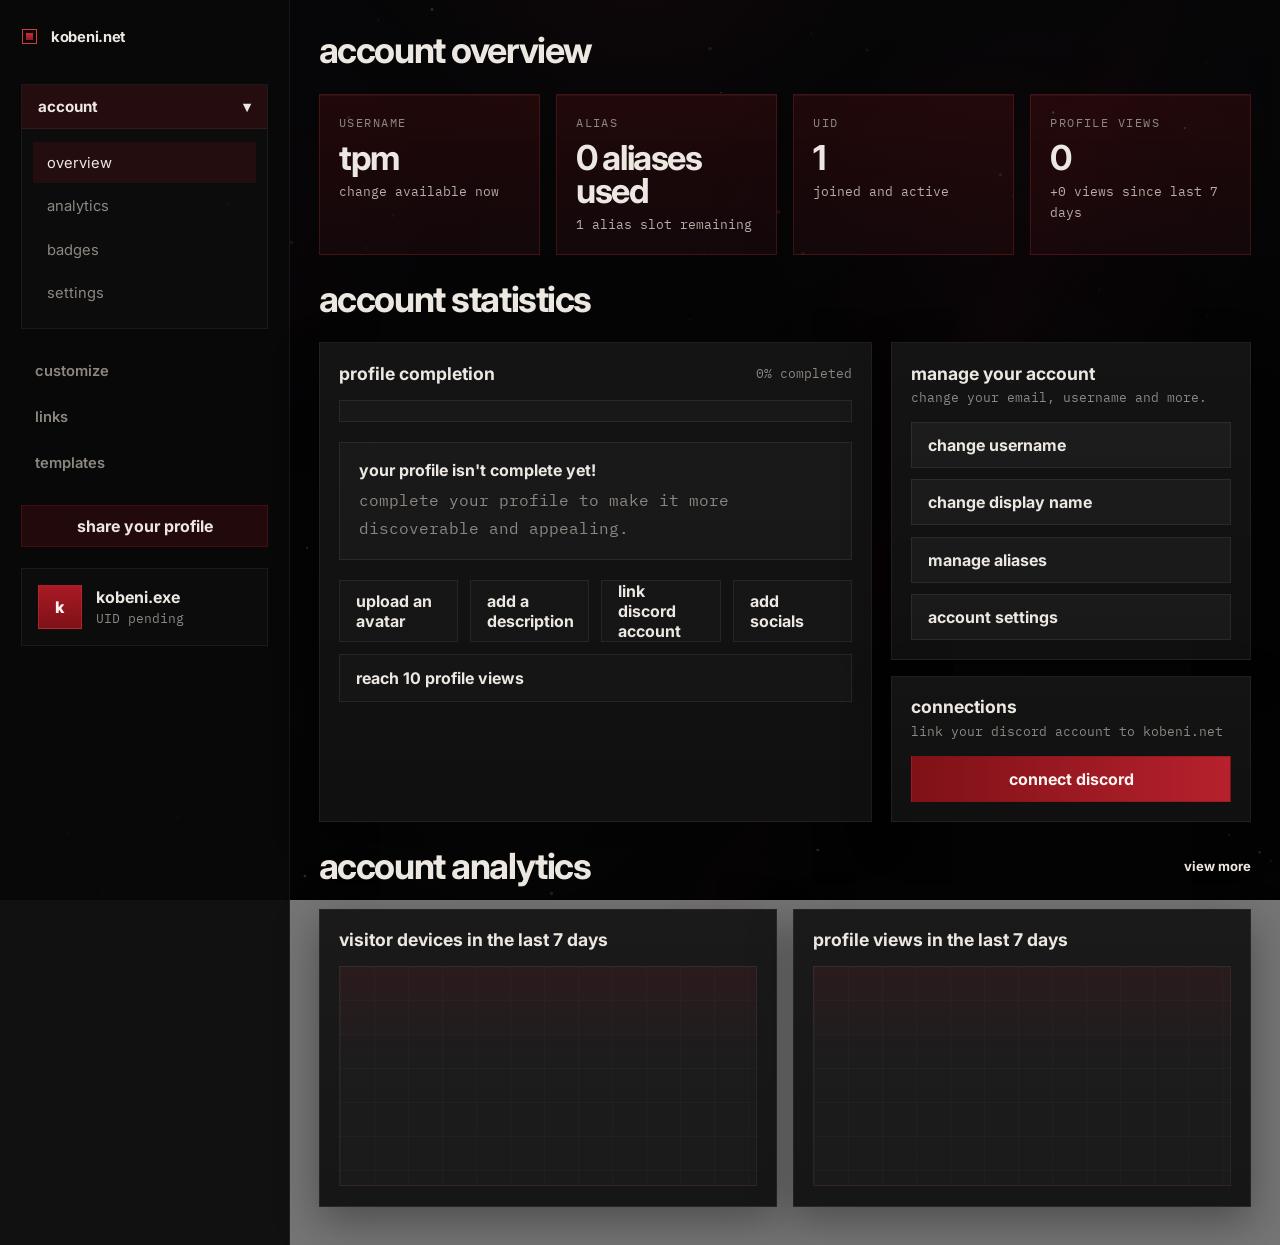
<file: dashboard.html>
<!DOCTYPE html>
<html lang="en">
  <head>
    <meta charset="UTF-8" />
    <meta name="viewport" content="width=device-width, initial-scale=1.0" />
    <title>kobeni.net dashboard</title>
    <meta
      name="description"
      content="Manage your kobeni.net profile, links, and account from the dashboard."
    />
    <link rel="preconnect" href="https://fonts.googleapis.com" />
    <link rel="preconnect" href="https://fonts.gstatic.com" crossorigin />
    <link
      href="https://fonts.googleapis.com/css2?family=Inter:wght@400;500;700;800&family=IBM+Plex+Mono:wght@400;500&display=swap"
      rel="stylesheet"
    />
    <link rel="stylesheet" href="./styles.css" />
  </head>
  <body class="dashboard-page">
    <div class="page-shell">
      <canvas class="mouse-particles" aria-hidden="true"></canvas>
      <div class="bg-orb-1" aria-hidden="true"></div>
      <div class="bg-orb-2" aria-hidden="true"></div>
      <div class="bg-orb-3" aria-hidden="true"></div>

      <main class="dashboard-main">
        <aside class="dashboard-sidebar reveal">
          <a class="dashboard-brand" href="./index.html" aria-label="kobeni.net home">
            <span class="brand-mark"></span>
            <span class="brand-text">kobeni.net</span>
          </a>

          <div class="dashboard-sidebar-group">
            <button class="dashboard-group-toggle" type="button">
              <span>account</span>
              <span>▾</span>
            </button>
            <nav class="dashboard-subnav" aria-label="Dashboard sections">
              <a class="is-active" href="./dashboard.html">overview</a>
              <a href="./dashboard.html">analytics</a>
              <a href="./dashboard.html">badges</a>
              <a href="./dashboard.html">settings</a>
            </nav>
          </div>

          <nav class="dashboard-sidebar-links" aria-label="Workspace navigation">
            <a href="./dashboard.html">customize</a>
            <a href="./dashboard.html">links</a>
            <a href="./dashboard.html">templates</a>
          </nav>

          <a class="dashboard-share" href="./dashboard.html">share your profile</a>

          <div class="dashboard-user-card">
            <span class="dashboard-user-mark">k</span>
            <div>
              <strong data-user-handle>kobeni.exe</strong>
              <p data-user-uid>UID pending</p>
            </div>
          </div>
        </aside>

        <section class="dashboard-content">
          <div class="dashboard-section-header reveal">
            <h1>account overview</h1>
          </div>

          <div class="dashboard-metrics reveal">
            <article class="dashboard-metric-card">
              <p class="feature-index">username</p>
                <strong data-user-handle-card>tpm</strong>
              <span>change available now</span>
            </article>
            <article class="dashboard-metric-card">
              <p class="feature-index">alias</p>
              <strong>0 aliases used</strong>
              <span>1 alias slot remaining</span>
            </article>
            <article class="dashboard-metric-card">
              <p class="feature-index">uid</p>
              <strong data-user-uid-card>1</strong>
              <span data-user-state>joined and active</span>
            </article>
            <article class="dashboard-metric-card">
              <p class="feature-index">profile views</p>
              <strong>0</strong>
              <span>+0 views since last 7 days</span>
            </article>
          </div>

          <div class="dashboard-section-header reveal">
            <h2>account statistics</h2>
          </div>

          <div class="dashboard-workspace">
            <section class="dashboard-surface reveal">
              <div class="dashboard-surface-head">
                <h3>profile completion</h3>
                <span>0% completed</span>
              </div>

              <div class="dashboard-progress">
                <span class="dashboard-progress-bar"></span>
              </div>

              <div class="dashboard-alert">
                <strong>your profile isn't complete yet!</strong>
                <p>complete your profile to make it more discoverable and appealing.</p>
              </div>

              <div class="dashboard-task-grid">
                <a href="./dashboard.html">upload an avatar</a>
                <a href="./dashboard.html">add a description</a>
                <a href="./dashboard.html">link discord account</a>
                <a href="./dashboard.html">add socials</a>
                <a href="./dashboard.html">reach 10 profile views</a>
              </div>
            </section>

            <aside class="dashboard-sidepanel reveal">
              <div class="dashboard-sidepanel-block">
                <h3>manage your account</h3>
                <p>change your email, username and more.</p>
                <div class="dashboard-action-stack">
                  <a href="./dashboard.html">change username</a>
                  <a href="./dashboard.html">change display name</a>
                  <a href="./dashboard.html">manage aliases</a>
                  <a href="./dashboard.html">account settings</a>
                </div>
              </div>

              <div class="dashboard-sidepanel-block">
                <h3>connections</h3>
                <p>link your Discord account to kobeni.net</p>
                <a class="dashboard-connect" href="./dashboard.html">connect discord</a>
              </div>
            </aside>
          </div>

          <div class="dashboard-section-header reveal dashboard-section-inline">
            <h2>account analytics</h2>
            <a href="./dashboard.html">view more</a>
          </div>

          <div class="dashboard-analytics-grid reveal">
            <section class="dashboard-analytics-card">
              <h3>visitor devices in the last 7 days</h3>
              <div class="dashboard-empty-graph"></div>
            </section>
            <section class="dashboard-analytics-card">
              <h3>profile views in the last 7 days</h3>
              <div class="dashboard-empty-graph"></div>
            </section>
          </div>
        </section>
      </main>
    </div>

    <script src="./script.js"></script>
  </body>
</html>
</file>
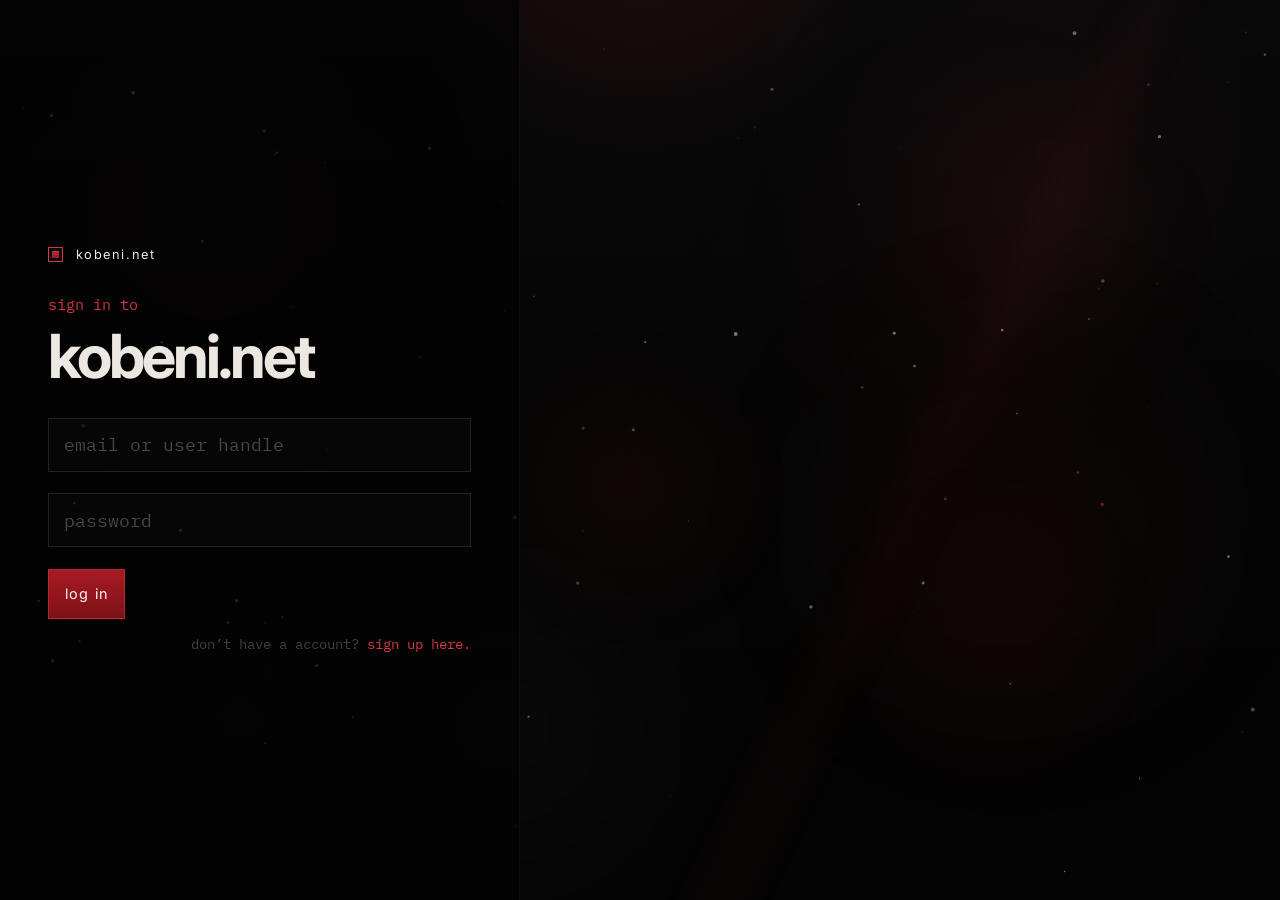
<file: login.html>
<!DOCTYPE html>
<html lang="en">
  <head>
    <meta charset="UTF-8" />
    <meta name="viewport" content="width=device-width, initial-scale=1.0" />
    <title>kobeni.net login</title>
    <meta
      name="description"
      content="Log in to kobeni.net to manage your private bio link profile."
    />
    <link rel="preconnect" href="https://fonts.googleapis.com" />
    <link rel="preconnect" href="https://fonts.gstatic.com" crossorigin />
    <link
      href="https://fonts.googleapis.com/css2?family=Inter:wght@400;500;700;800&family=IBM+Plex+Mono:wght@400;500&display=swap"
      rel="stylesheet"
    />
    <link rel="stylesheet" href="./styles.css" />
  </head>
  <body class="login-page">
    <div class="page-shell">
      <canvas class="mouse-particles" aria-hidden="true"></canvas>
      <div class="bg-orb-1" aria-hidden="true"></div>
      <div class="bg-orb-2" aria-hidden="true"></div>
      <div class="bg-orb-3" aria-hidden="true"></div>
      <main class="login-main">
        <section class="login-panel reveal">
          <a class="login-home" href="./index.html" aria-label="kobeni.net home">
            <span class="brand-mark"></span>
            <span class="brand-text">kobeni.net</span>
          </a>

          <div class="login-copy">
            <p class="login-eyebrow">sign in to</p>
            <h1 class="login-title">kobeni.net</h1>
          </div>

          <form
            class="login-form"
            action="./login.html"
            data-auth-mode="login"
            data-auth-success="signed in"
            data-auth-redirect="./dashboard.html"
          >
            <label class="login-field">
              <span class="sr-only">email or user handle</span>
              <input
                type="text"
                name="identity"
                placeholder="email or user handle"
                autocomplete="username"
              />
            </label>

            <label class="login-field">
              <span class="sr-only">password</span>
              <input
                type="password"
                name="password"
                placeholder="password"
                autocomplete="current-password"
              />
            </label>

            <button type="submit" class="login-submit">log in</button>

            <p class="login-caption">
              don’t have a account? <a href="./signup.html">sign up here.</a>
            </p>
          </form>
        </section>

        <section class="login-ambient" aria-hidden="true">
          <div class="login-ambient-glow"></div>
        </section>
      </main>
    </div>

    <script src="./script.js"></script>
  </body>
</html>
</file>
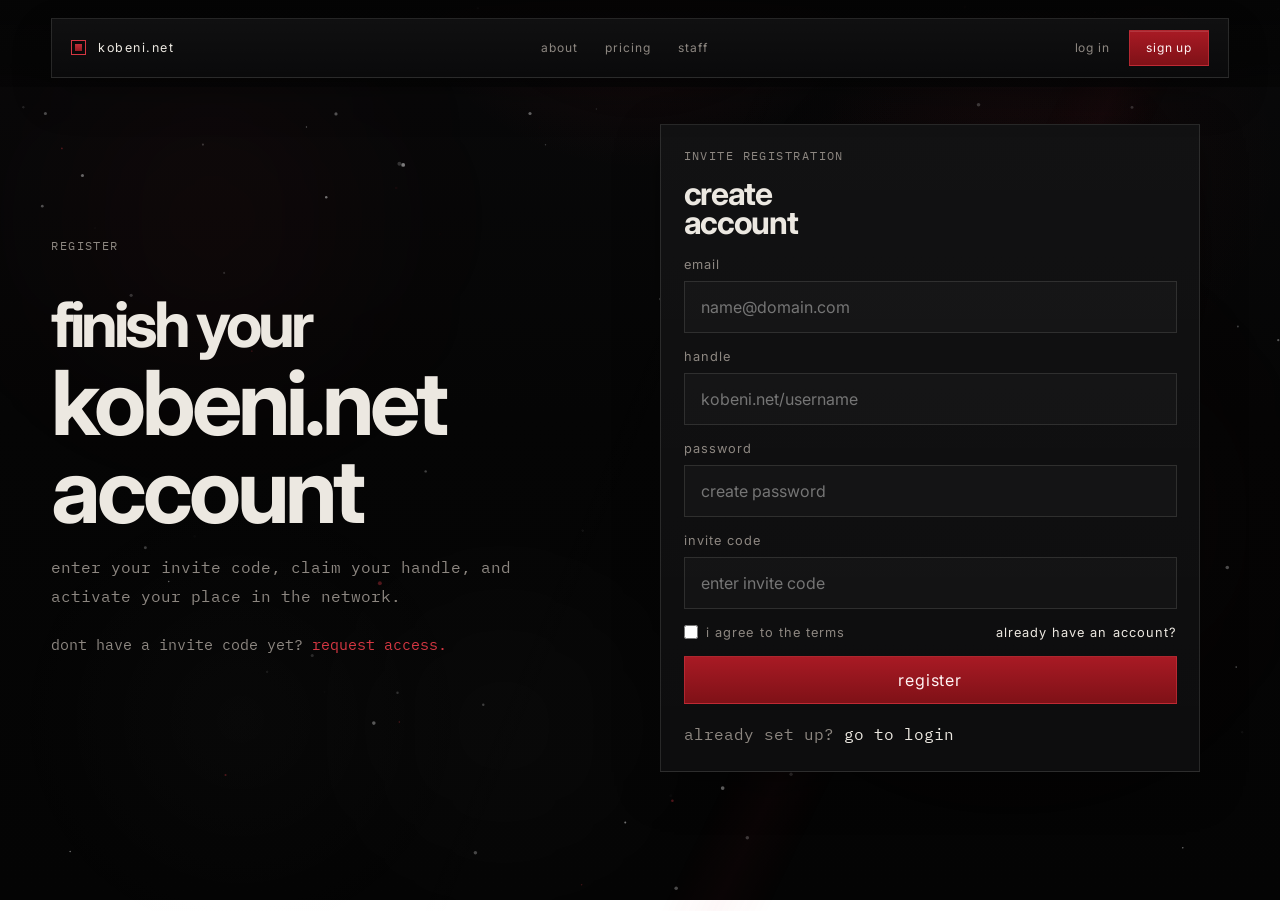
<file: register.html>
<!DOCTYPE html>
<html lang="en">
  <head>
    <meta charset="UTF-8" />
    <meta name="viewport" content="width=device-width, initial-scale=1.0" />
    <title>kobeni.net register</title>
    <meta
      name="description"
      content="Register a kobeni.net account with your invite code."
    />
    <link rel="preconnect" href="https://fonts.googleapis.com" />
    <link rel="preconnect" href="https://fonts.gstatic.com" crossorigin />
    <link
      href="https://fonts.googleapis.com/css2?family=Inter:wght@400;500;700;800&family=IBM+Plex+Mono:wght@400;500&display=swap"
      rel="stylesheet"
    />
    <link rel="stylesheet" href="./styles.css" />
  </head>
  <body>
    <div class="page-shell">
      <canvas class="mouse-particles" aria-hidden="true"></canvas>
      <div class="bg-orb-1" aria-hidden="true"></div>
      <div class="bg-orb-2" aria-hidden="true"></div>
      <div class="bg-orb-3" aria-hidden="true"></div>

      <header class="site-header">
        <div class="site-header-shell">
          <a class="brand" href="./index.html" aria-label="kobeni.net home">
            <span class="brand-mark"></span>
            <span class="brand-text">kobeni.net</span>
          </a>
          <nav class="site-nav" aria-label="Primary">
            <a href="./index.html#about">about</a>
            <a href="./index.html#system">pricing</a>
            <a href="./index.html#network">staff</a>
          </nav>
          <div class="site-header-actions">
            <a class="header-link" href="./login.html">log in</a>
            <a class="header-cta" href="./signup.html">sign up</a>
          </div>
        </div>
      </header>

      <main class="auth-main">
        <section class="section auth-section">
          <div class="auth-layout">
            <div class="auth-copy reveal">
              <p class="eyebrow">register</p>
              <h1 class="auth-title">
                <span class="auth-kicker">finish your</span><br />
                kobeni.net account
              </h1>
              <p class="auth-text">
                enter your invite code, claim your handle, and activate your
                place in the network.
              </p>
              <p class="auth-inline-copy">
                dont have a invite code yet?
                <a href="./signup.html">request access.</a>
              </p>
            </div>

            <form
              class="auth-form reveal"
              action="./register.html"
              data-auth-mode="register"
              data-auth-success="registered"
              data-auth-redirect="./dashboard.html"
            >
              <p class="feature-index auth-panel-label">invite registration</p>
              <h2>create account</h2>

              <label class="auth-field">
                <span>email</span>
                <input
                  type="email"
                  name="email"
                  placeholder="name@domain.com"
                  autocomplete="email"
                />
              </label>

              <label class="auth-field">
                <span>handle</span>
                <input
                  type="text"
                  name="handle"
                  placeholder="kobeni.net/username"
                  autocomplete="username"
                />
              </label>

              <label class="auth-field">
                <span>password</span>
                <input
                  type="password"
                  name="password"
                  placeholder="create password"
                  autocomplete="new-password"
                />
              </label>

              <label class="auth-field">
                <span>invite code</span>
                <input
                  type="text"
                  name="invite_code"
                  placeholder="enter invite code"
                />
              </label>

              <div class="auth-row">
                <label class="auth-check">
                  <input type="checkbox" name="terms" />
                  <span>i agree to the terms</span>
                </label>
                <a class="auth-inline-link" href="./login.html">already have an account?</a>
              </div>

              <button type="submit" class="auth-submit">register</button>

              <p class="auth-caption">
                already set up? <a href="./login.html">go to login</a>
              </p>
            </form>
          </div>
        </section>
      </main>
    </div>

    <script src="./script.js"></script>
  </body>
</html>
</file>
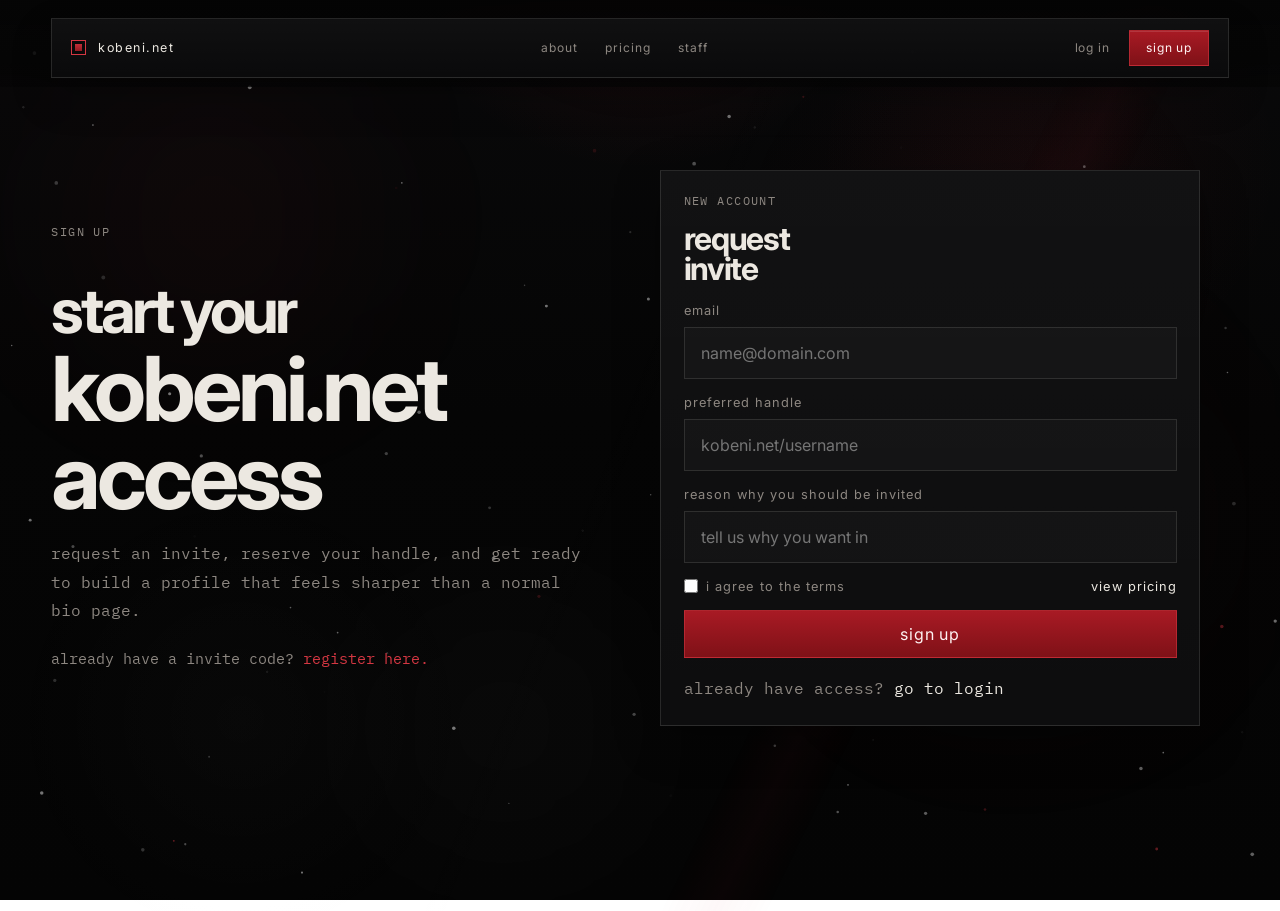
<file: signup.html>
<!DOCTYPE html>
<html lang="en">
  <head>
    <meta charset="UTF-8" />
    <meta name="viewport" content="width=device-width, initial-scale=1.0" />
    <title>kobeni.net sign up</title>
    <meta
      name="description"
      content="Request an invite and create your kobeni.net account."
    />
    <link rel="preconnect" href="https://fonts.googleapis.com" />
    <link rel="preconnect" href="https://fonts.gstatic.com" crossorigin />
    <link
      href="https://fonts.googleapis.com/css2?family=Inter:wght@400;500;700;800&family=IBM+Plex+Mono:wght@400;500&display=swap"
      rel="stylesheet"
    />
    <link rel="stylesheet" href="./styles.css" />
  </head>
  <body>
    <div class="page-shell">
      <canvas class="mouse-particles" aria-hidden="true"></canvas>
      <div class="bg-orb-1" aria-hidden="true"></div>
      <div class="bg-orb-2" aria-hidden="true"></div>
      <div class="bg-orb-3" aria-hidden="true"></div>

      <header class="site-header">
        <div class="site-header-shell">
          <a class="brand" href="./index.html" aria-label="kobeni.net home">
            <span class="brand-mark"></span>
            <span class="brand-text">kobeni.net</span>
          </a>
          <nav class="site-nav" aria-label="Primary">
            <a href="./index.html#about">about</a>
            <a href="./index.html#system">pricing</a>
            <a href="./index.html#network">staff</a>
          </nav>
          <div class="site-header-actions">
            <a class="header-link" href="./login.html">log in</a>
            <a class="header-cta" href="./signup.html">sign up</a>
          </div>
        </div>
      </header>

      <main class="auth-main">
        <section class="section auth-section">
          <div class="auth-layout">
            <div class="auth-copy reveal">
              <p class="eyebrow">sign up</p>
              <h1 class="auth-title">
                <span class="auth-kicker">start your</span><br />
                kobeni.net access
              </h1>
              <p class="auth-text">
                request an invite, reserve your handle, and get ready to build
                a profile that feels sharper than a normal bio page.
              </p>
              <p class="auth-inline-copy">
                already have a invite code?
                <a href="./register.html">register here.</a>
              </p>
            </div>

            <form
              class="auth-form reveal"
              action="./signup.html"
              data-auth-success="invite requested"
            >
              <p class="feature-index auth-panel-label">new account</p>
              <h2>request invite</h2>

              <label class="auth-field">
                <span>email</span>
                <input
                  type="email"
                  name="email"
                  placeholder="name@domain.com"
                  autocomplete="email"
                />
              </label>

              <label class="auth-field">
                <span>preferred handle</span>
                <input
                  type="text"
                  name="handle"
                  placeholder="kobeni.net/username"
                  autocomplete="username"
                />
              </label>

              <label class="auth-field">
                <span>reason why you should be invited</span>
                <input
                  type="text"
                  name="invite_reason"
                  placeholder="tell us why you want in"
                />
              </label>

              <div class="auth-row">
                <label class="auth-check">
                  <input type="checkbox" name="terms" />
                  <span>i agree to the terms</span>
                </label>
                <a class="auth-inline-link" href="./index.html#system">view pricing</a>
              </div>

              <button type="submit" class="auth-submit">sign up</button>

              <p class="auth-caption">
                already have access? <a href="./login.html">go to login</a>
              </p>
            </form>
          </div>
        </section>
      </main>
    </div>

    <script src="./script.js"></script>
  </body>
</html>
</file>
<file: styles.css>
:root {
  --bg: #050505;
  --surface: #0d0d0e;
  --surface-alt: #141415;
  --panel: #101011;
  --text: #ece8e1;
  --muted: #8d8781;
  --line: rgba(236, 232, 225, 0.12);
  --accent: #7f1117;
  --accent-bright: #d43742;
  --shadow: rgba(0, 0, 0, 0.35);
  --max-width: 1560px;
  --section-padding: clamp(4rem, 8vw, 7rem);
}

*,
*::before,
*::after {
  box-sizing: border-box;
}

html {
  scroll-behavior: smooth;
}

body {
  margin: 0;
  min-height: 100vh;
  color: var(--text);
  font-family: "Inter", sans-serif;
  background:
    radial-gradient(circle at 50% -10%, rgba(212, 55, 66, 0.12), transparent 22%),
    radial-gradient(circle at 82% 18%, rgba(212, 55, 66, 0.05), transparent 18%),
    linear-gradient(180deg, #09090a 0%, #050505 46%, #040404 100%);
  background-repeat: no-repeat;
  background-attachment: fixed;
  overflow-x: hidden;
}

body > .bg-orb {
  position: fixed;
  border-radius: 999px;
  pointer-events: none;
  filter: blur(90px);
  opacity: 0.22;
  z-index: -6;
}

body > .bg-orb-orb1,
body > .bg-orb-orb2,
body > .bg-orb-orb3 {
  display: block;
}

body::before {
  content: "";
  position: fixed;
  inset: -8%;
  pointer-events: none;
  background:
    linear-gradient(112deg, transparent 0 46%, rgba(255, 255, 255, 0.012) 49%, transparent 52%),
    linear-gradient(116deg, transparent 0 62%, rgba(212, 55, 66, 0.08) 65%, transparent 68%);
  opacity: 0.45;
  z-index: -2;
  animation: background-drift 30s ease-in-out infinite alternate;
}

body::after {
  content: "";
  position: fixed;
  inset: -10%;
  pointer-events: none;
  background:
    linear-gradient(180deg, rgba(255, 255, 255, 0.02), transparent 12%),
    radial-gradient(circle at 50% 0%, rgba(212, 55, 66, 0.05), transparent 24%);
  opacity: 0.22;
  z-index: -1;
  animation: glow-pulse 18s ease-in-out infinite alternate;
}

a {
  color: inherit;
  text-decoration: none;
}

button,
input {
  font: inherit;
}

.site-header,
.section,
.proof-strip {
  padding-inline: clamp(1.5rem, 4vw, 3.75rem);
}

.page-shell::before {
  content: "";
  position: fixed;
  inset: -6%;
  pointer-events: none;
  background:
    radial-gradient(circle at 7% 16%, rgba(255, 255, 255, 0.2) 0 0.9px, transparent 1.5px),
    radial-gradient(circle at 15% 46%, rgba(255, 255, 255, 0.11) 0 0.9px, transparent 1.5px),
    radial-gradient(circle at 24% 72%, rgba(255, 255, 255, 0.14) 0 0.9px, transparent 1.5px),
    radial-gradient(circle at 33% 24%, rgba(212, 55, 66, 0.12) 0 1px, transparent 1.6px),
    radial-gradient(circle at 46% 58%, rgba(255, 255, 255, 0.1) 0 0.9px, transparent 1.5px),
    radial-gradient(circle at 58% 18%, rgba(255, 255, 255, 0.13) 0 0.9px, transparent 1.5px),
    radial-gradient(circle at 69% 66%, rgba(212, 55, 66, 0.11) 0 1px, transparent 1.6px),
    radial-gradient(circle at 82% 34%, rgba(255, 255, 255, 0.12) 0 0.9px, transparent 1.5px),
    radial-gradient(circle at 92% 78%, rgba(255, 255, 255, 0.09) 0 0.9px, transparent 1.5px);
  opacity: 0.55;
  z-index: -3;
  animation: particles-float 34s linear infinite;
}

.mouse-particles {
  position: fixed;
  inset: 0;
  width: 100%;
  height: 100%;
  pointer-events: none;
  z-index: -3;
  opacity: 0.75;
}

.page-shell::after {
  content: "";
  position: fixed;
  inset: -6%;
  pointer-events: none;
  background:
    radial-gradient(circle at 12% 28%, rgba(255, 255, 255, 0.08) 0 0.8px, transparent 1.4px),
    radial-gradient(circle at 28% 74%, rgba(255, 255, 255, 0.07) 0 0.8px, transparent 1.4px),
    radial-gradient(circle at 43% 18%, rgba(212, 55, 66, 0.08) 0 0.9px, transparent 1.5px),
    radial-gradient(circle at 61% 70%, rgba(255, 255, 255, 0.07) 0 0.8px, transparent 1.4px),
    radial-gradient(circle at 76% 40%, rgba(255, 255, 255, 0.06) 0 0.8px, transparent 1.4px),
    radial-gradient(circle at 90% 54%, rgba(212, 55, 66, 0.07) 0 0.9px, transparent 1.5px);
  opacity: 0.28;
  z-index: -2;
  animation: particles-float-secondary 42s linear infinite reverse;
}

main::before {
  content: "";
  position: fixed;
  inset: -18% -10%;
  pointer-events: none;
  background:
    radial-gradient(circle at 24% 72%, rgba(255, 255, 255, 0.02), transparent 16%),
    radial-gradient(circle at 72% 34%, rgba(212, 55, 66, 0.04), transparent 18%);
  z-index: -4;
  animation: ambient-shift 36s ease-in-out infinite alternate;
}

main::after {
  content: "";
  position: fixed;
  inset: -10%;
  pointer-events: none;
  background:
    radial-gradient(circle at 8% 16%, rgba(255, 255, 255, 0.1) 0 1px, transparent 1.8px),
    radial-gradient(circle at 21% 58%, rgba(255, 255, 255, 0.08) 0 1px, transparent 1.8px),
    radial-gradient(circle at 37% 30%, rgba(212, 55, 66, 0.08) 0 1px, transparent 1.8px),
    radial-gradient(circle at 52% 82%, rgba(255, 255, 255, 0.09) 0 1px, transparent 1.8px),
    radial-gradient(circle at 67% 22%, rgba(255, 255, 255, 0.08) 0 1px, transparent 1.8px),
    radial-gradient(circle at 84% 64%, rgba(212, 55, 66, 0.07) 0 1px, transparent 1.8px),
    radial-gradient(circle at 94% 28%, rgba(255, 255, 255, 0.07) 0 1px, transparent 1.8px);
  opacity: 0.26;
  z-index: -5;
  animation: particles-twinkle 22s ease-in-out infinite alternate;
}

.page-shell .bg-orb-1,
.page-shell .bg-orb-2,
.page-shell .bg-orb-3 {
  position: fixed;
  pointer-events: none;
  border-radius: 999px;
  filter: blur(100px);
  z-index: -6;
}

.page-shell .bg-orb-1 {
  top: 12%;
  left: 8%;
  width: 220px;
  height: 220px;
  background: rgba(212, 55, 66, 0.08);
  animation: orb-float-1 24s ease-in-out infinite alternate;
}

.page-shell .bg-orb-2 {
  top: 42%;
  right: 10%;
  width: 280px;
  height: 280px;
  background: rgba(212, 55, 66, 0.07);
  animation: orb-float-2 28s ease-in-out infinite alternate;
}

.page-shell .bg-orb-3 {
  bottom: 6%;
  left: 30%;
  width: 240px;
  height: 240px;
  background: rgba(255, 255, 255, 0.035);
  animation: orb-float-3 26s ease-in-out infinite alternate;
}

.site-header {
  position: sticky;
  top: 0;
  z-index: 20;
  padding-block: 1.1rem 0.6rem;
  background: linear-gradient(180deg, rgba(5, 5, 5, 0.96), rgba(5, 5, 5, 0.72));
}

.site-header-shell {
  max-width: calc(var(--max-width) + 32px);
  margin: 0 auto;
  min-height: 60px;
  display: grid;
  grid-template-columns: auto 1fr auto;
  align-items: center;
  gap: 1.5rem;
  padding: 0 1.15rem;
  border: 1px solid var(--line);
  background:
    linear-gradient(180deg, rgba(255, 255, 255, 0.025), transparent),
    rgba(11, 11, 12, 0.94);
  box-shadow: 0 18px 40px rgba(0, 0, 0, 0.24);
}

.brand {
  display: inline-flex;
  align-items: center;
  gap: 0.8rem;
  letter-spacing: 0.12em;
  font-size: 0.78rem;
}

.brand-mark {
  width: 15px;
  height: 15px;
  border: 1px solid var(--accent-bright);
  background: linear-gradient(180deg, var(--accent-bright), var(--accent));
  box-shadow: inset 0 0 0 3px #090909;
}

.site-nav {
  display: inline-flex;
  justify-content: center;
  gap: 1.7rem;
  color: var(--muted);
  font-size: 0.9rem;
}

.site-nav a,
.header-cta,
.header-link {
  position: relative;
  letter-spacing: 0.08em;
  font-size: 0.75rem;
}

.site-nav a::after,
.header-cta::after,
.header-link::after {
  content: "";
  position: absolute;
  left: 0;
  bottom: -0.35rem;
  width: 100%;
  height: 1px;
  background: var(--accent-bright);
  transform: scaleX(0);
  transform-origin: left;
  transition: transform 160ms ease;
}

.site-nav a:hover::after,
.site-nav a:focus-visible::after,
.header-cta:hover::after,
.header-cta:focus-visible::after,
.header-link:hover::after,
.header-link:focus-visible::after {
  transform: scaleX(1);
}

.site-header-actions {
  display: inline-flex;
  align-items: center;
  gap: 1.15rem;
}

.header-link {
  color: var(--muted);
}

.header-cta {
  min-height: 36px;
  padding: 0 1rem;
  display: inline-flex;
  align-items: center;
  justify-content: center;
  border: 1px solid rgba(212, 55, 66, 0.55);
  background: linear-gradient(180deg, #a81a24, #7f1117);
  color: #fff3f3;
  box-shadow: inset 0 1px 0 rgba(255, 255, 255, 0.12);
}

.header-cta::after {
  background: var(--accent);
}

.section {
  max-width: var(--max-width);
  margin: 0 auto;
  padding-block: var(--section-padding);
}

.hero {
  min-height: calc(100svh - 68px);
  display: grid;
  align-items: start;
  justify-items: center;
  gap: 3rem;
  padding-top: clamp(3.5rem, 7vw, 5.75rem);
}

.hero-copy {
  display: grid;
  align-items: center;
  justify-items: center;
  justify-self: center;
  text-align: center;
  gap: 1.25rem;
  width: min(100%, 1120px);
  margin: 0 auto;
}

.eyebrow,
.feature-index,
.surface-topbar,
.result-tag,
.metric span,
.preview-header,
.quote-card span,
.hero-meta {
  margin: 0;
  color: var(--muted);
  font-family: "IBM Plex Mono", monospace;
  font-size: 0.75rem;
  letter-spacing: 0.12em;
  text-transform: uppercase;
}

.hero h1,
.section h2 {
  margin: 0;
  max-width: 8.6ch;
  font-size: clamp(3rem, 7vw, 6.4rem);
  line-height: 0.98;
  letter-spacing: -0.035em;
}

.section h2 {
  text-transform: uppercase;
  line-height: 0.92;
}

.section-heading .pricing-title {
  max-width: 18ch;
  font-size: clamp(2.2rem, 4.4vw, 4rem) !important;
  line-height: 1.02 !important;
  letter-spacing: -0.03em !important;
  text-transform: lowercase !important;
}

.pricing-kicker {
  display: inline-block;
  font-size: 0.72em;
  line-height: 1.02;
}

.about-title {
  max-width: none;
  font-size: clamp(2.2rem, 4.4vw, 4rem) !important;
  line-height: 1.02 !important;
  letter-spacing: -0.03em !important;
  text-transform: lowercase !important;
}

.about-kicker {
  display: inline-block;
  font-size: 0.72em;
  line-height: 1.02;
}

.about-layout {
  display: grid;
  grid-template-columns: minmax(380px, 0.95fr) minmax(420px, 1.05fr);
  gap: clamp(1.5rem, 4vw, 3rem);
  align-items: start;
}

.about-rotator {
  position: relative;
  width: 100%;
  aspect-ratio: 16 / 9;
  overflow: hidden;
  border: 1px solid var(--line);
  background:
    linear-gradient(180deg, rgba(255, 255, 255, 0.02), transparent),
    var(--surface);
  box-shadow: 0 14px 40px var(--shadow);
}

.about-rotator-image {
  position: absolute;
  inset: 0;
  width: 100%;
  height: 100%;
  object-fit: contain;
  object-position: center;
  opacity: 0;
  transform: scale(1.03);
  transition:
    opacity 700ms ease,
    transform 1200ms ease;
}

.about-rotator-image.is-active {
  opacity: 1;
  transform: scale(1);
}

.staff-title {
  max-width: 22ch;
  font-size: clamp(2.2rem, 4.4vw, 4rem) !important;
  line-height: 1.02 !important;
  letter-spacing: -0.03em !important;
  text-transform: lowercase !important;
}

.staff-kicker {
  display: inline-block;
  font-size: 0.72em;
  line-height: 1.02;
}

.staff-name {
  text-transform: lowercase !important;
}

.staff-role {
  text-transform: lowercase !important;
}

.staff-avatar {
  width: 68px;
  height: 68px;
  display: block;
  margin: 0.2rem 0 0.9rem;
  border: 1px solid rgba(255, 255, 255, 0.12);
  object-fit: cover;
  object-position: center;
  box-shadow: 0 10px 24px rgba(0, 0, 0, 0.22);
}

.pricing-eyebrow {
  text-transform: lowercase;
}

.hero-text,
.section-heading p:last-child,
.feature-block p,
.showcase-copy p:last-of-type,
.apply-copy p:last-of-type {
  max-width: 40rem;
  color: var(--muted);
  font-family: "IBM Plex Mono", monospace;
  font-size: 1rem;
  line-height: 1.8;
}

.hero-actions,
.hero-claim,
.apply-form {
  display: flex;
  gap: 1rem;
  flex-wrap: wrap;
  justify-content: center;
}

.hero-claim {
  width: min(100%, 780px);
  flex-wrap: nowrap;
  align-items: stretch;
  justify-content: center;
}

.hero-handle-field,
.hero-claim-button,
.hero-claim input,
.hero-claim-button {
  min-height: 46px;
  border: 1px solid var(--line);
  border-radius: 0;
}

.hero-handle-field {
  flex: 1;
  min-width: 0;
  display: flex;
  align-items: center;
  padding: 0 0.9rem;
  gap: 0;
  background: rgba(255, 255, 255, 0.025);
}

.hero-handle-prefix {
  color: var(--text);
  font-family: "Inter", sans-serif;
  font-size: 1rem;
  font-weight: 700;
  white-space: nowrap;
}

.hero-claim input {
  flex: 1;
  min-width: 0;
  padding: 0 0 0 0.1rem;
  background: transparent;
  color: #8e8883;
  font-family: "Inter", sans-serif;
  font-size: 1rem;
  font-weight: 700;
  border: 0;
  outline: 0;
}

.hero-claim input::selection {
  background: rgba(212, 55, 66, 0.28);
  color: #f4efeb;
}

.hero-claim-button {
  padding: 0 1.1rem;
  background: linear-gradient(180deg, #17171a, #101013);
  color: #fff2f2;
  font-family: "Inter", sans-serif;
  font-size: 0.9rem;
  font-weight: 800;
  border-color: rgba(255, 255, 255, 0.08);
  cursor: pointer;
}

.button {
  display: inline-flex;
  align-items: center;
  justify-content: center;
  min-height: 54px;
  padding: 0 1.35rem;
  border: 1px solid var(--line);
  text-transform: uppercase;
  letter-spacing: 0.14em;
  font-size: 0.78rem;
  transition:
    transform 160ms ease,
    background 160ms ease,
    border-color 160ms ease;
}

.button:hover,
.button:focus-visible {
  transform: translateY(-2px);
}

.button-primary {
  background: linear-gradient(180deg, var(--accent-bright), var(--accent));
  border-color: var(--accent-bright);
  color: #fff4f4;
}

.button-secondary {
  background: rgba(255, 255, 255, 0.02);
}

.hero-stage {
  display: grid;
  grid-template-columns: minmax(0, 1fr) 210px;
  gap: 1rem;
  align-items: stretch;
}

.command-surface,
.key-grid span,
.feature-block,
.profile-preview,
.quote-card,
.apply-form input,
.apply-form button,
.metric {
  border: 1px solid var(--line);
  border-radius: 0;
}

.command-surface,
.feature-block,
.profile-preview,
.quote-card,
.metric {
  background:
    linear-gradient(180deg, rgba(255, 255, 255, 0.02), transparent),
    var(--surface);
  box-shadow: 0 14px 40px var(--shadow);
}

.surface-topbar,
.command-input,
.preview-header {
  display: flex;
  justify-content: space-between;
  gap: 1rem;
  padding: 1rem 1.15rem;
  border-bottom: 1px solid var(--line);
}

.command-panel {
  padding: 1.25rem;
}

.command-input {
  align-items: center;
  margin-bottom: 1rem;
  background:
    linear-gradient(180deg, rgba(212, 55, 66, 0.14), transparent),
    var(--panel);
}

.command-symbol {
  color: var(--accent-bright);
  font-family: "IBM Plex Mono", monospace;
  font-size: 1rem;
}

.command-text {
  flex: 1;
  text-transform: uppercase;
  letter-spacing: 0.02em;
  font-size: clamp(1rem, 3vw, 1.45rem);
}

.command-shortcut {
  color: var(--muted);
  font-family: "IBM Plex Mono", monospace;
  text-transform: uppercase;
  font-size: 0.72rem;
}

.command-results {
  display: grid;
  grid-template-columns: minmax(0, 1fr) minmax(240px, 320px);
  gap: 1rem;
}

.result-card {
  min-height: 260px;
  padding: 1.25rem;
  border: 1px solid var(--line);
  background:
    radial-gradient(circle at top right, rgba(212, 55, 66, 0.16), transparent 24%),
    var(--surface-alt);
}

.result-card h2 {
  margin: 0.6rem 0 0.8rem;
  font-size: clamp(2.3rem, 5vw, 4.6rem);
  line-height: 0.92;
  text-transform: uppercase;
}

.result-card p:last-child {
  margin: 0;
  max-width: 20ch;
  color: var(--muted);
  font-family: "IBM Plex Mono", monospace;
  line-height: 1.8;
}

.result-list {
  list-style: none;
  margin: 0;
  padding: 0;
  border: 1px solid var(--line);
  background: var(--panel);
}

.result-list li {
  display: flex;
  justify-content: space-between;
  gap: 1rem;
  padding: 1rem 1.1rem;
  border-top: 1px solid var(--line);
  text-transform: uppercase;
  letter-spacing: 0.04em;
}

.result-list li:first-child {
  border-top: 0;
}

.result-list span {
  color: var(--accent-bright);
  font-family: "IBM Plex Mono", monospace;
}

.key-grid {
  display: grid;
  grid-template-columns: repeat(2, minmax(0, 1fr));
  gap: 1rem;
}

.key-grid span {
  display: grid;
  place-items: center;
  min-height: 96px;
  background:
    linear-gradient(180deg, rgba(212, 55, 66, 0.13), transparent 44%),
    var(--surface-alt);
  text-transform: uppercase;
  letter-spacing: 0.08em;
  font-size: 0.95rem;
}

.proof-strip {
  overflow: hidden;
  padding-block: 1rem;
  border-top: 1px solid var(--line);
  border-bottom: 1px solid var(--line);
  background: rgba(255, 255, 255, 0.015);
}

.proof-track {
  display: flex;
  gap: 2.7rem;
  width: max-content;
  white-space: nowrap;
  will-change: transform;
  color: var(--muted);
  font-family: "IBM Plex Mono", monospace;
  font-size: 0.82rem;
  text-transform: uppercase;
  letter-spacing: 0.14em;
}

.proof-track span::before {
  content: "/";
  margin-right: 2.7rem;
  color: var(--accent-bright);
}

.section-heading {
  display: grid;
  gap: 1rem;
  margin-bottom: 2rem;
}

  .feature-rail,
  .testimonial-grid {
    display: grid;
    grid-template-columns: repeat(4, minmax(0, 1fr));
    gap: 1rem;
}

.pricing-grid {
  display: grid;
  grid-template-columns: repeat(3, minmax(0, 1fr));
  gap: 1rem;
}

.about-grid {
  display: grid;
  grid-template-columns: repeat(3, minmax(0, 1fr));
  gap: 1rem;
}

.feature-block,
.quote-card {
  padding: 1.25rem;
}

.feature-block h3 {
  margin: 1rem 0 0.75rem;
  font-size: 1.8rem;
  text-transform: uppercase;
  letter-spacing: -0.03em;
}

.split-showcase {
  display: grid;
  grid-template-columns: minmax(0, 0.9fr) minmax(300px, 0.95fr);
  gap: 2rem;
  align-items: center;
}

.metric-row {
  display: flex;
  gap: 1rem;
  flex-wrap: wrap;
  margin-top: 2rem;
}

.metric {
  min-width: 200px;
  padding: 1rem 1.1rem;
}

.metric strong {
  display: block;
  margin-top: 0.5rem;
  font-size: 1.25rem;
  text-transform: uppercase;
}

.profile-preview {
  min-height: 430px;
}

.preview-body {
  padding: 1.25rem;
}

.preview-handle {
  margin: 0;
  font-size: clamp(2.6rem, 6vw, 4.8rem);
  line-height: 0.94;
  text-transform: uppercase;
}

.preview-copy {
  max-width: 28ch;
  color: var(--muted);
  font-family: "IBM Plex Mono", monospace;
  line-height: 1.8;
}

.preview-links {
  list-style: none;
  margin: 1.5rem 0 0;
  padding: 0;
}

.preview-links li {
  padding: 0.95rem 0;
  border-top: 1px solid var(--line);
  text-transform: uppercase;
  letter-spacing: 0.04em;
}

.quote-card {
  min-height: 220px;
  display: flex;
  flex-direction: column;
  justify-content: space-between;
}

.quote-card p {
  margin: 0;
  font-family: "IBM Plex Mono", monospace;
  color: var(--text);
  line-height: 1.85;
}

.apply-section {
  display: grid;
  grid-template-columns: minmax(0, 1fr) minmax(320px, 420px);
  gap: 2rem;
  align-items: end;
}

.site-footer {
  max-width: var(--max-width);
  margin: 0 auto;
  padding: 2rem clamp(1.5rem, 4vw, 3.75rem) 3rem;
}

.auth-main {
  min-height: calc(100vh - 76px);
  display: grid;
  align-items: center;
}

.auth-section {
  width: 100%;
  padding-top: 0;
}

.auth-layout {
  display: grid;
  grid-template-columns: minmax(340px, 0.95fr) minmax(360px, 540px);
  gap: clamp(2rem, 5vw, 5rem);
  align-items: center;
}

.auth-copy {
  display: grid;
  gap: 1.15rem;
  max-width: 40rem;
}

.auth-title {
  margin: 0;
  font-size: clamp(3rem, 7vw, 6rem);
  line-height: 0.98;
  letter-spacing: -0.045em;
  text-transform: lowercase;
}

.auth-kicker {
  display: inline-block;
  font-size: 0.7em;
}

.auth-text,
.auth-caption {
  margin: 0;
  color: var(--muted);
  font-family: "IBM Plex Mono", monospace;
  font-size: 1rem;
  line-height: 1.8;
}

.auth-inline-copy {
  margin: 0.1rem 0 0;
  color: var(--muted);
  font-family: "IBM Plex Mono", monospace;
  font-size: 0.95rem;
  line-height: 1.8;
}

.auth-inline-copy a {
  color: var(--accent-bright);
}

.auth-meta {
  display: flex;
  flex-wrap: wrap;
  gap: 0.8rem;
  margin-top: 0.35rem;
}

.auth-meta span {
  padding: 0.7rem 0.9rem;
  border: 1px solid var(--line);
  background: rgba(255, 255, 255, 0.015);
  color: var(--muted);
  font-size: 0.72rem;
  letter-spacing: 0.12em;
  text-transform: uppercase;
}

.auth-form {
  display: grid;
  gap: 1rem;
  padding: 1.4rem;
  border: 1px solid var(--line);
  border-radius: 0;
  background:
    linear-gradient(180deg, rgba(255, 255, 255, 0.02), transparent),
    var(--surface);
  box-shadow: 0 14px 40px var(--shadow);
}

.auth-panel-label {
  margin: 0;
}

.auth-form h2 {
  margin: 0 0 0.25rem;
  font-size: 2rem;
  text-transform: lowercase;
  letter-spacing: -0.04em;
}

.auth-field {
  display: grid;
  gap: 0.55rem;
}

.auth-field span,
.auth-check span,
.auth-inline-link {
  color: var(--muted);
  font-size: 0.8rem;
  letter-spacing: 0.08em;
  text-transform: lowercase;
}

.auth-field input {
  min-height: 52px;
  padding: 0 1rem;
  border: 1px solid var(--line);
  border-radius: 0;
  background: rgba(255, 255, 255, 0.02);
  color: var(--text);
  outline: none;
}

.auth-field input:focus {
  border-color: rgba(212, 55, 66, 0.5);
  box-shadow: inset 0 0 0 1px rgba(212, 55, 66, 0.25);
}

.auth-row {
  display: flex;
  justify-content: space-between;
  gap: 1rem;
  align-items: center;
}

.auth-check {
  display: inline-flex;
  align-items: center;
  gap: 0.55rem;
}

.auth-check input {
  width: 14px;
  height: 14px;
  margin: 0;
  accent-color: var(--accent-bright);
}

.auth-inline-link,
.auth-caption a {
  color: var(--text);
}

.auth-submit {
  min-height: 48px;
  border: 1px solid rgba(212, 55, 66, 0.55);
  border-radius: 0;
  background: linear-gradient(180deg, #a81a24, #7f1117);
  color: #fff3f3;
  text-transform: lowercase;
  letter-spacing: 0.05em;
  cursor: pointer;
}

.auth-submit:disabled {
  opacity: 0.8;
  cursor: default;
}

.login-page .page-shell {
  min-height: 100vh;
}

.login-main {
  min-height: 100vh;
  display: grid;
  grid-template-columns: minmax(360px, 520px) minmax(0, 1fr);
}

.login-panel {
  display: grid;
  align-content: center;
  gap: 2rem;
  min-height: 100vh;
  padding: clamp(2rem, 5vw, 3rem);
  border-right: 1px solid rgba(255, 255, 255, 0.04);
  background: rgba(3, 3, 4, 0.72);
}

.login-home {
  display: inline-flex;
  align-items: center;
  gap: 0.8rem;
  font-size: 0.8rem;
  letter-spacing: 0.12em;
  text-transform: lowercase;
}

.login-copy {
  display: grid;
  gap: 0.85rem;
}

.login-eyebrow {
  margin: 0;
  color: var(--accent-bright);
  font-family: "IBM Plex Mono", monospace;
  font-size: 0.95rem;
  text-transform: lowercase;
}

.login-title {
  margin: 0;
  font-size: clamp(3rem, 5vw, 3.8rem);
  line-height: 0.95;
  letter-spacing: -0.05em;
  text-transform: lowercase;
}

.login-form {
  display: grid;
  gap: 1.35rem;
  max-width: 440px;
}

.login-field input {
  width: 100%;
  min-height: 54px;
  padding: 0 0.95rem;
  border: 1px solid rgba(236, 232, 225, 0.12);
  border-radius: 0;
  background: rgba(255, 255, 255, 0.01);
  color: var(--text);
  font-family: "IBM Plex Mono", monospace;
  font-size: 1.1rem;
  outline: none;
}

.login-field input::placeholder {
  color: rgba(141, 135, 129, 0.5);
}

.login-field input:focus {
  border-color: rgba(212, 55, 66, 0.5);
  background: rgba(255, 255, 255, 0.02);
}

.login-submit {
  min-height: 50px;
  width: fit-content;
  padding: 0 1rem;
  border: 1px solid rgba(212, 55, 66, 0.55);
  border-radius: 0;
  background: linear-gradient(180deg, #a81a24, #7f1117);
  color: #fff3f3;
  font-size: 0.9rem;
  letter-spacing: 0.08em;
  text-transform: lowercase;
  cursor: pointer;
}

.login-submit:disabled {
  opacity: 0.8;
  cursor: default;
}

.login-caption {
  margin: -0.35rem 0 0;
  color: rgba(141, 135, 129, 0.45);
  font-family: "IBM Plex Mono", monospace;
  font-size: 0.88rem;
  text-align: right;
}

.login-caption a {
  color: var(--accent-bright);
}

.login-ambient {
  position: relative;
  min-height: 100vh;
}

.login-ambient-glow {
  position: absolute;
  inset: 0;
  background:
    radial-gradient(circle at 14% 54%, rgba(212, 55, 66, 0.06), transparent 20%),
    radial-gradient(circle at 72% 26%, rgba(255, 255, 255, 0.015), transparent 18%),
    radial-gradient(circle at 62% 70%, rgba(212, 55, 66, 0.04), transparent 22%);
}

.dashboard-page .page-shell {
  min-height: 100vh;
}

.dashboard-main {
  min-height: 100vh;
  display: grid;
  grid-template-columns: 290px minmax(0, 1fr);
  background: rgba(5, 5, 6, 0.55);
}

.dashboard-sidebar {
  display: grid;
  align-content: start;
  gap: 1.35rem;
  padding: 1.4rem 1.3rem;
  border-right: 1px solid rgba(255, 255, 255, 0.06);
  background: rgba(9, 9, 10, 0.92);
}

.dashboard-brand {
  display: inline-flex;
  align-items: center;
  gap: 0.85rem;
  padding: 0.35rem 0.1rem 1rem;
  font-size: 0.92rem;
  font-weight: 700;
  letter-spacing: -0.02em;
  text-transform: lowercase;
}

.dashboard-sidebar-group,
.dashboard-support,
.dashboard-user-card {
  border: 1px solid rgba(255, 255, 255, 0.06);
  background: rgba(255, 255, 255, 0.015);
}

.dashboard-group-toggle {
  width: 100%;
  min-height: 44px;
  display: flex;
  align-items: center;
  justify-content: space-between;
  padding: 0 1rem;
  border: 0;
  border-bottom: 1px solid rgba(255, 255, 255, 0.06);
  background: rgba(127, 17, 23, 0.22);
  color: var(--text);
  font-size: 0.95rem;
  font-weight: 700;
  text-transform: lowercase;
}

.dashboard-subnav,
.dashboard-sidebar-links,
.dashboard-action-stack {
  display: grid;
}

.dashboard-subnav {
  gap: 0.15rem;
  padding: 0.85rem 0.7rem 0.9rem;
}

.dashboard-subnav a,
.dashboard-sidebar-links a {
  padding: 0.72rem 0.9rem;
  color: var(--muted);
  font-size: 0.92rem;
  text-transform: lowercase;
}

.dashboard-subnav a.is-active,
.dashboard-subnav a:hover,
.dashboard-subnav a:focus-visible {
  background: rgba(127, 17, 23, 0.2);
  color: var(--text);
}

.dashboard-sidebar-links {
  gap: 0.3rem;
}

.dashboard-sidebar-links a {
  font-weight: 600;
}

.dashboard-sidebar-links a:hover,
.dashboard-sidebar-links a:focus-visible {
  color: var(--text);
}

.dashboard-support {
  gap: 0.7rem;
  padding: 1rem;
}

.dashboard-support p {
  margin: 0;
  color: var(--muted);
  font-family: "IBM Plex Mono", monospace;
  font-size: 0.84rem;
  line-height: 1.6;
  text-transform: lowercase;
}

.dashboard-support-link,
.dashboard-page-link,
.dashboard-share {
  min-height: 42px;
  display: inline-flex;
  align-items: center;
  justify-content: center;
  border: 1px solid rgba(255, 255, 255, 0.08);
  font-weight: 700;
  text-transform: lowercase;
}

.dashboard-support-link {
  background: rgba(255, 255, 255, 0.05);
}

.dashboard-page-link,
.dashboard-share {
  border-color: rgba(127, 17, 23, 0.4);
  background: rgba(127, 17, 23, 0.22);
}

.dashboard-user-card {
  display: flex;
  align-items: center;
  gap: 0.9rem;
  padding: 1rem;
}

.dashboard-user-mark {
  width: 44px;
  height: 44px;
  display: inline-flex;
  align-items: center;
  justify-content: center;
  border: 1px solid rgba(212, 55, 66, 0.45);
  background: linear-gradient(180deg, #a81a24, #7f1117);
  color: #fff3f3;
  font-weight: 800;
  text-transform: lowercase;
}

.dashboard-user-card strong,
.dashboard-user-card p {
  display: block;
}

.dashboard-user-card strong {
  font-size: 1rem;
  text-transform: lowercase;
}

.dashboard-user-card p {
  margin: 0.2rem 0 0;
  color: var(--muted);
  font-family: "IBM Plex Mono", monospace;
  font-size: 0.8rem;
}

.dashboard-content {
  padding: 2rem 1.8rem 2.4rem;
  display: grid;
  align-content: start;
  gap: 1.6rem;
}

.dashboard-section-header {
  display: flex;
  align-items: center;
  justify-content: space-between;
  gap: 1rem;
}

.dashboard-section-header h1,
.dashboard-section-header h2 {
  margin: 0;
  font-size: clamp(1.7rem, 3vw, 2.25rem);
  line-height: 1;
  letter-spacing: -0.04em;
  text-transform: lowercase;
}

.dashboard-section-inline a {
  color: var(--text);
  font-size: 0.82rem;
  font-weight: 700;
  text-transform: lowercase;
}

.dashboard-metrics {
  display: grid;
  grid-template-columns: repeat(4, minmax(0, 1fr));
  gap: 1rem;
}

.dashboard-metric-card {
  padding: 1.25rem 1.2rem;
  border: 1px solid rgba(212, 55, 66, 0.22);
  background: linear-gradient(180deg, rgba(127, 17, 23, 0.22), rgba(50, 16, 20, 0.32));
  box-shadow: inset 0 1px 0 rgba(255, 255, 255, 0.04);
}

.dashboard-metric-card strong {
  display: block;
  margin-top: 0.8rem;
  font-size: clamp(1.7rem, 3vw, 2.15rem);
  line-height: 0.95;
  letter-spacing: -0.04em;
  text-transform: lowercase;
}

.dashboard-metric-card span {
  display: block;
  margin-top: 0.4rem;
  color: #b7afa7;
  font-family: "IBM Plex Mono", monospace;
  font-size: 0.84rem;
  line-height: 1.5;
  text-transform: lowercase;
}

.dashboard-workspace {
  display: grid;
  grid-template-columns: minmax(0, 1fr) 360px;
  gap: 1.2rem;
}

.dashboard-surface,
.dashboard-sidepanel-block,
.dashboard-analytics-card {
  border: 1px solid rgba(255, 255, 255, 0.06);
  background:
    linear-gradient(180deg, rgba(255, 255, 255, 0.015), transparent),
    rgba(17, 17, 18, 0.95);
  box-shadow: 0 14px 40px var(--shadow);
}

.dashboard-surface {
  padding: 1.2rem;
}

.dashboard-surface-head,
.dashboard-panel-head {
  display: flex;
  justify-content: space-between;
  gap: 1rem;
  align-items: center;
}

.dashboard-surface-head h3,
.dashboard-sidepanel-block h3,
.dashboard-analytics-card h3 {
  margin: 0;
  font-size: 1.1rem;
  text-transform: lowercase;
}

.dashboard-surface-head span,
.dashboard-sidepanel-block p {
  color: var(--muted);
  font-family: "IBM Plex Mono", monospace;
  font-size: 0.82rem;
  text-transform: lowercase;
}

.dashboard-progress {
  margin-top: 1rem;
  height: 22px;
  display: flex;
  align-items: center;
  padding: 0.2rem;
  border: 1px solid rgba(255, 255, 255, 0.07);
  background: rgba(255, 255, 255, 0.02);
}

.dashboard-progress-bar {
  width: 0%;
  height: 100%;
  display: block;
  background: linear-gradient(90deg, #a81a24, #d43742);
}

.dashboard-alert {
  margin-top: 1.25rem;
  padding: 1.1rem 1.2rem;
  border: 1px solid rgba(255, 255, 255, 0.07);
  background: rgba(255, 255, 255, 0.025);
}

.dashboard-alert strong {
  display: block;
  font-size: 1rem;
  text-transform: lowercase;
}

.dashboard-alert p,
.dashboard-analytics-card p {
  margin: 0.45rem 0 0;
  color: var(--muted);
  font-family: "IBM Plex Mono", monospace;
  line-height: 1.7;
}

.dashboard-task-grid {
  display: grid;
  grid-template-columns: repeat(4, minmax(0, 1fr));
  gap: 0.75rem;
  margin-top: 1.2rem;
}

.dashboard-task-grid a {
  min-height: 48px;
  display: flex;
  align-items: center;
  justify-content: space-between;
  gap: 0.75rem;
  padding: 0 1rem;
  border: 1px solid rgba(255, 255, 255, 0.07);
  background: rgba(255, 255, 255, 0.015);
  font-weight: 700;
  text-transform: lowercase;
}

.dashboard-task-grid a:last-child {
  grid-column: span 4;
}

.dashboard-sidepanel {
  display: grid;
  gap: 1rem;
}

.dashboard-sidepanel-block {
  padding: 1.2rem;
}

.dashboard-sidepanel-block p {
  margin: 0.35rem 0 0;
}

.dashboard-action-stack {
  gap: 0.7rem;
  margin-top: 1rem;
}

.dashboard-action-stack a,
.dashboard-connect {
  min-height: 46px;
  display: flex;
  align-items: center;
  padding: 0 1rem;
  border: 1px solid rgba(255, 255, 255, 0.07);
  background: rgba(255, 255, 255, 0.04);
  font-weight: 700;
  text-transform: lowercase;
}

.dashboard-connect {
  justify-content: center;
  margin-top: 1rem;
  border-color: rgba(127, 17, 23, 0.4);
  background: linear-gradient(90deg, #7f1117, #b6212d);
  color: #fff3f3;
}

.dashboard-analytics-grid {
  display: grid;
  grid-template-columns: repeat(2, minmax(0, 1fr));
  gap: 1rem;
}

.dashboard-analytics-card {
  padding: 1.2rem;
}

.dashboard-empty-graph {
  margin-top: 1rem;
  height: 220px;
  border: 1px solid rgba(255, 255, 255, 0.05);
  background:
    linear-gradient(180deg, rgba(127, 17, 23, 0.14), transparent 44%),
    linear-gradient(0deg, rgba(255, 255, 255, 0.02) 1px, transparent 1px),
    linear-gradient(90deg, rgba(255, 255, 255, 0.02) 1px, transparent 1px),
    rgba(255, 255, 255, 0.015);
  background-size: auto, 100% 34px, 34px 100%, auto;
}

.site-footer-inner {
  display: grid;
  grid-template-columns: minmax(0, 1fr) auto;
  gap: 2rem;
  padding: 2rem 0 2.2rem;
}

.footer-brand-block {
  display: grid;
  align-content: start;
  gap: 1.5rem;
}

.footer-brand {
  display: inline-flex;
  align-items: center;
  gap: 0.85rem;
  font-size: clamp(1.7rem, 3vw, 2.6rem);
  font-weight: 800;
  letter-spacing: -0.04em;
}

.footer-brand-mark {
  width: 20px;
  height: 20px;
  border: 1px solid var(--accent-bright);
  background: linear-gradient(180deg, var(--accent-bright), var(--accent));
  box-shadow: inset 0 0 0 4px #090909;
}

.footer-brand-text {
  text-transform: lowercase;
}

.footer-socials {
  display: grid;
  gap: 0.7rem;
  justify-items: start;
}

.footer-socials a,
.footer-column a {
  color: #d8d3cb;
  font-size: 1rem;
  font-weight: 700;
}

.footer-links {
  display: grid;
  grid-template-columns: repeat(2, minmax(180px, 220px));
  gap: 2.5rem;
}

.footer-column {
  display: grid;
  align-content: start;
  gap: 0.7rem;
}

.footer-column h3 {
  margin: 0 0 0.2rem;
  color: #f1ede7;
  font-size: 1.2rem;
  font-weight: 800;
  text-transform: lowercase;
}

.site-footer-bar {
  padding-top: 1.35rem;
  border-top: 1px solid var(--line);
}

.site-footer-bar p {
  margin: 0;
  color: #d3cec7;
  font-size: 0.95rem;
  font-weight: 700;
  text-transform: lowercase;
}

.apply-form {
  flex-direction: column;
  align-items: stretch;
}

.apply-form input {
  min-height: 58px;
  padding: 0 1rem;
  background: rgba(255, 255, 255, 0.03);
  color: var(--text);
  font-family: "IBM Plex Mono", monospace;
}

.apply-form input::placeholder {
  color: #7b7670;
}

.sr-only {
  position: absolute;
  width: 1px;
  height: 1px;
  padding: 0;
  margin: -1px;
  overflow: hidden;
  clip: rect(0, 0, 0, 0);
  white-space: nowrap;
  border: 0;
}

.reveal {
  opacity: 0;
  transform: translateY(18px);
  transition:
    opacity 700ms ease,
    transform 700ms ease;
}

.reveal.is-visible {
  opacity: 1;
  transform: translateY(0);
}


@keyframes background-drift {
  from {
    transform: translate3d(0, 0, 0) scale(1) rotate(0deg);
  }

  to {
    transform: translate3d(-18px, 14px, 0) scale(1.03) rotate(-1deg);
  }
}

@keyframes glow-pulse {
  from {
    opacity: 0.28;
  }

  to {
    opacity: 0.5;
  }
}

@keyframes particles-float {
  from {
    transform: translate3d(0, 0, 0);
  }

  to {
    transform: translate3d(-26px, 18px, 0);
  }
}

@keyframes particles-float-secondary {
  from {
    transform: translate3d(0, 0, 0);
  }

  to {
    transform: translate3d(18px, -16px, 0);
  }
}

@keyframes ambient-shift {
  from {
    transform: translate3d(0, 0, 0) scale(1);
    opacity: 0.45;
  }

  to {
    transform: translate3d(14px, -10px, 0) scale(1.04);
    opacity: 0.72;
  }
}

@keyframes particles-twinkle {
  0% {
    opacity: 0.22;
    transform: translate3d(0, 0, 0);
  }

  50% {
    opacity: 0.48;
    transform: translate3d(8px, -6px, 0);
  }

  100% {
    opacity: 0.3;
    transform: translate3d(-6px, 10px, 0);
  }
}

@keyframes orb-float-1 {
  0% {
    transform: translate3d(0, 0, 0) scale(1);
    opacity: 0.18;
  }

  100% {
    transform: translate3d(90px, 40px, 0) scale(1.18);
    opacity: 0.28;
  }
}

@keyframes orb-float-2 {
  0% {
    transform: translate3d(0, 0, 0) scale(1);
    opacity: 0.14;
  }

  100% {
    transform: translate3d(-110px, -50px, 0) scale(1.15);
    opacity: 0.24;
  }
}

@keyframes orb-float-3 {
  0% {
    transform: translate3d(0, 0, 0) scale(1);
    opacity: 0.08;
  }

  100% {
    transform: translate3d(70px, -80px, 0) scale(1.12);
    opacity: 0.16;
  }
}

@media (max-width: 1120px) {
  .hero-stage,
  .split-showcase,
  .apply-section {
    grid-template-columns: 1fr;
  }

  .command-results {
    grid-template-columns: 1fr;
  }

  .key-grid {
    grid-template-columns: repeat(4, minmax(0, 1fr));
  }
}

@media (max-width: 860px) {
  .site-header-shell {
    justify-items: start;
    padding-block: 1rem;
  }

  .site-nav {
    justify-content: flex-start;
    flex-wrap: wrap;
  }

  .site-header-actions {
    width: 100%;
    justify-content: space-between;
  }

  .hero h1,
  .section h2 {
    max-width: none;
  }

  .hero-claim {
    flex-direction: column;
  }

  .feature-rail,
  .about-grid,
  .pricing-grid,
  .testimonial-grid,
  .key-grid {
    grid-template-columns: 1fr;
  }

  .site-footer-inner,
  .footer-links {
    grid-template-columns: 1fr;
  }

  .auth-layout {
    grid-template-columns: 1fr;
  }

  .about-layout {
    grid-template-columns: 1fr;
  }

  .about-rotator {
    aspect-ratio: 16 / 9;
  }
}

@media (max-width: 760px) {
  .login-main {
    grid-template-columns: 1fr;
  }

  .login-panel {
    min-height: 100vh;
    border-right: 0;
  }

  .login-ambient {
    display: none;
  }

  .login-form {
    max-width: none;
  }
}

@media (max-width: 980px) {
  .dashboard-main {
    grid-template-columns: 1fr;
  }

  .dashboard-sidebar {
    border-right: 0;
    border-bottom: 1px solid var(--line);
  }

  .dashboard-metrics,
  .dashboard-workspace,
  .dashboard-analytics-grid,
  .dashboard-task-grid {
    grid-template-columns: 1fr;
  }

  .dashboard-task-grid a:last-child {
    grid-column: span 1;
  }

  .dashboard-content {
    padding-inline: 1rem;
  }
}

@media (prefers-reduced-motion: reduce) {
  html {
    scroll-behavior: auto;
  }

  .reveal {
    opacity: 1;
    transform: none;
    transition: none !important;
  }
}
</file>
